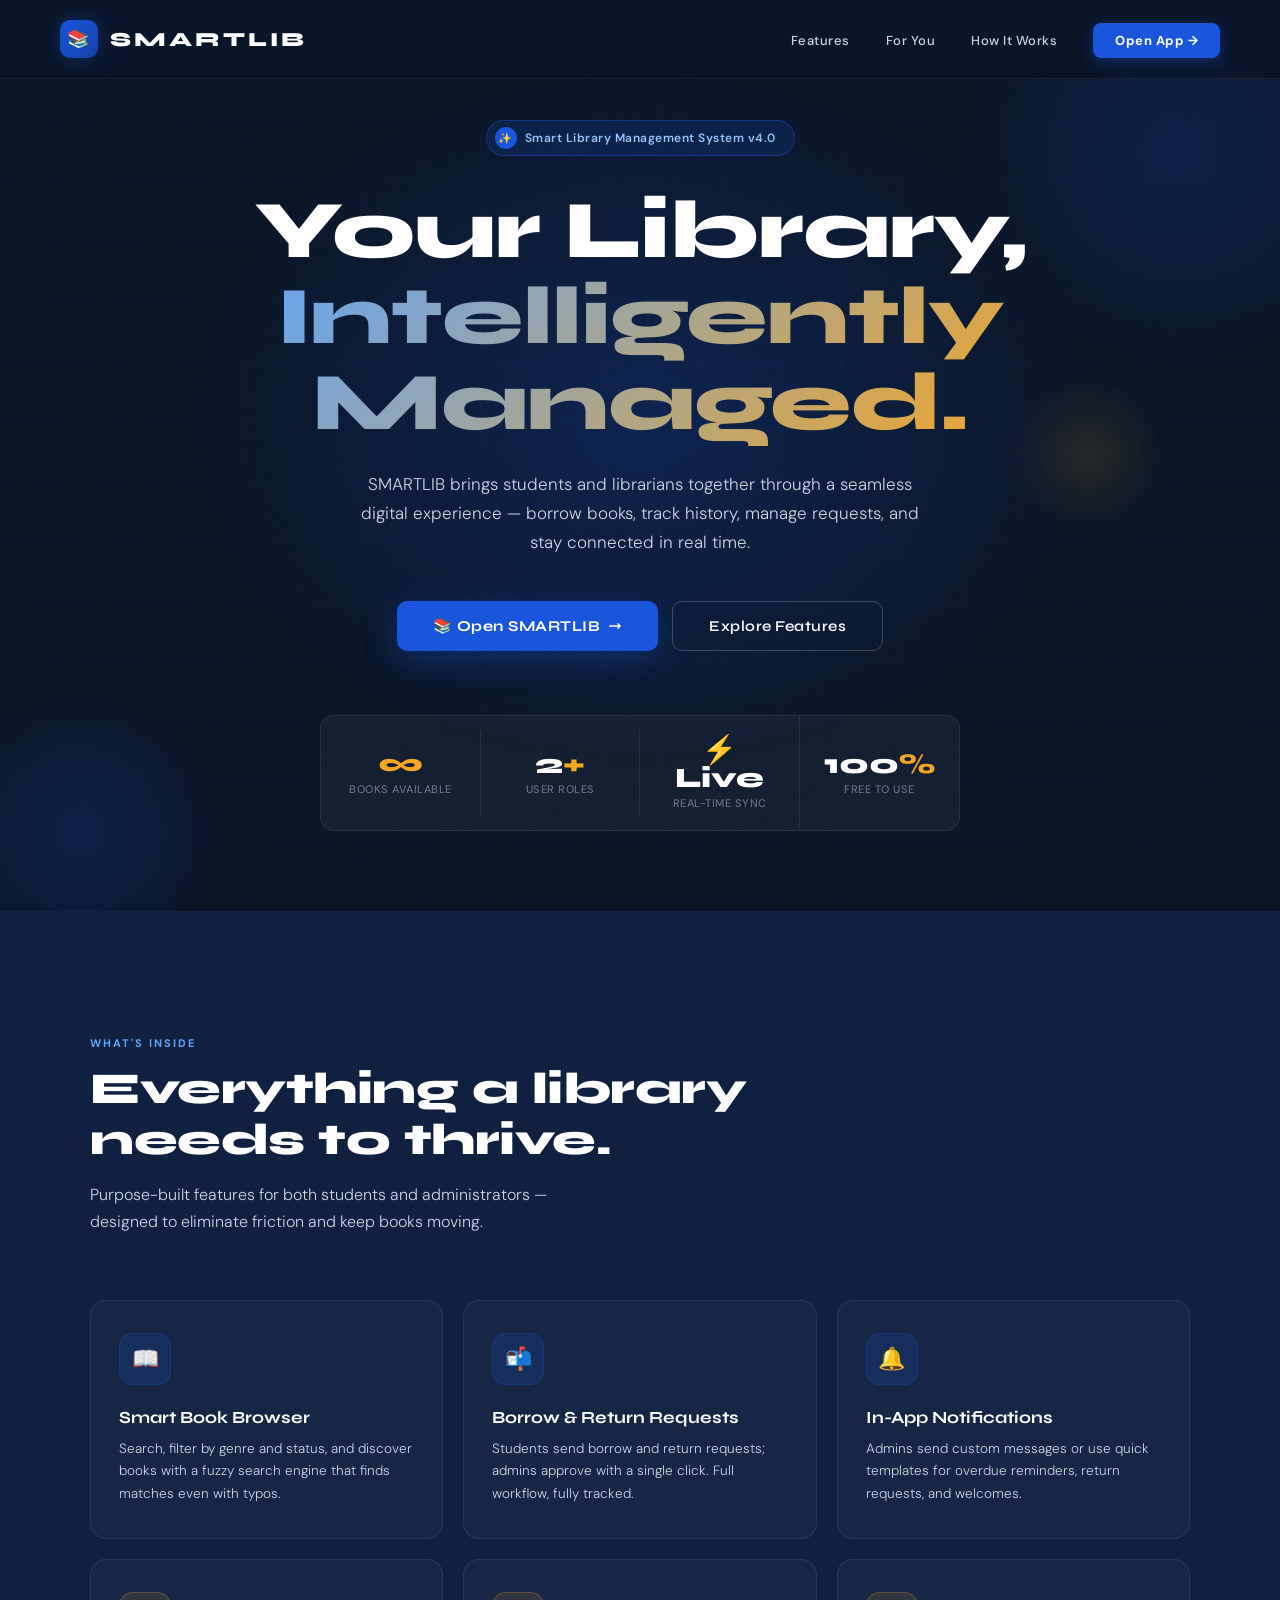
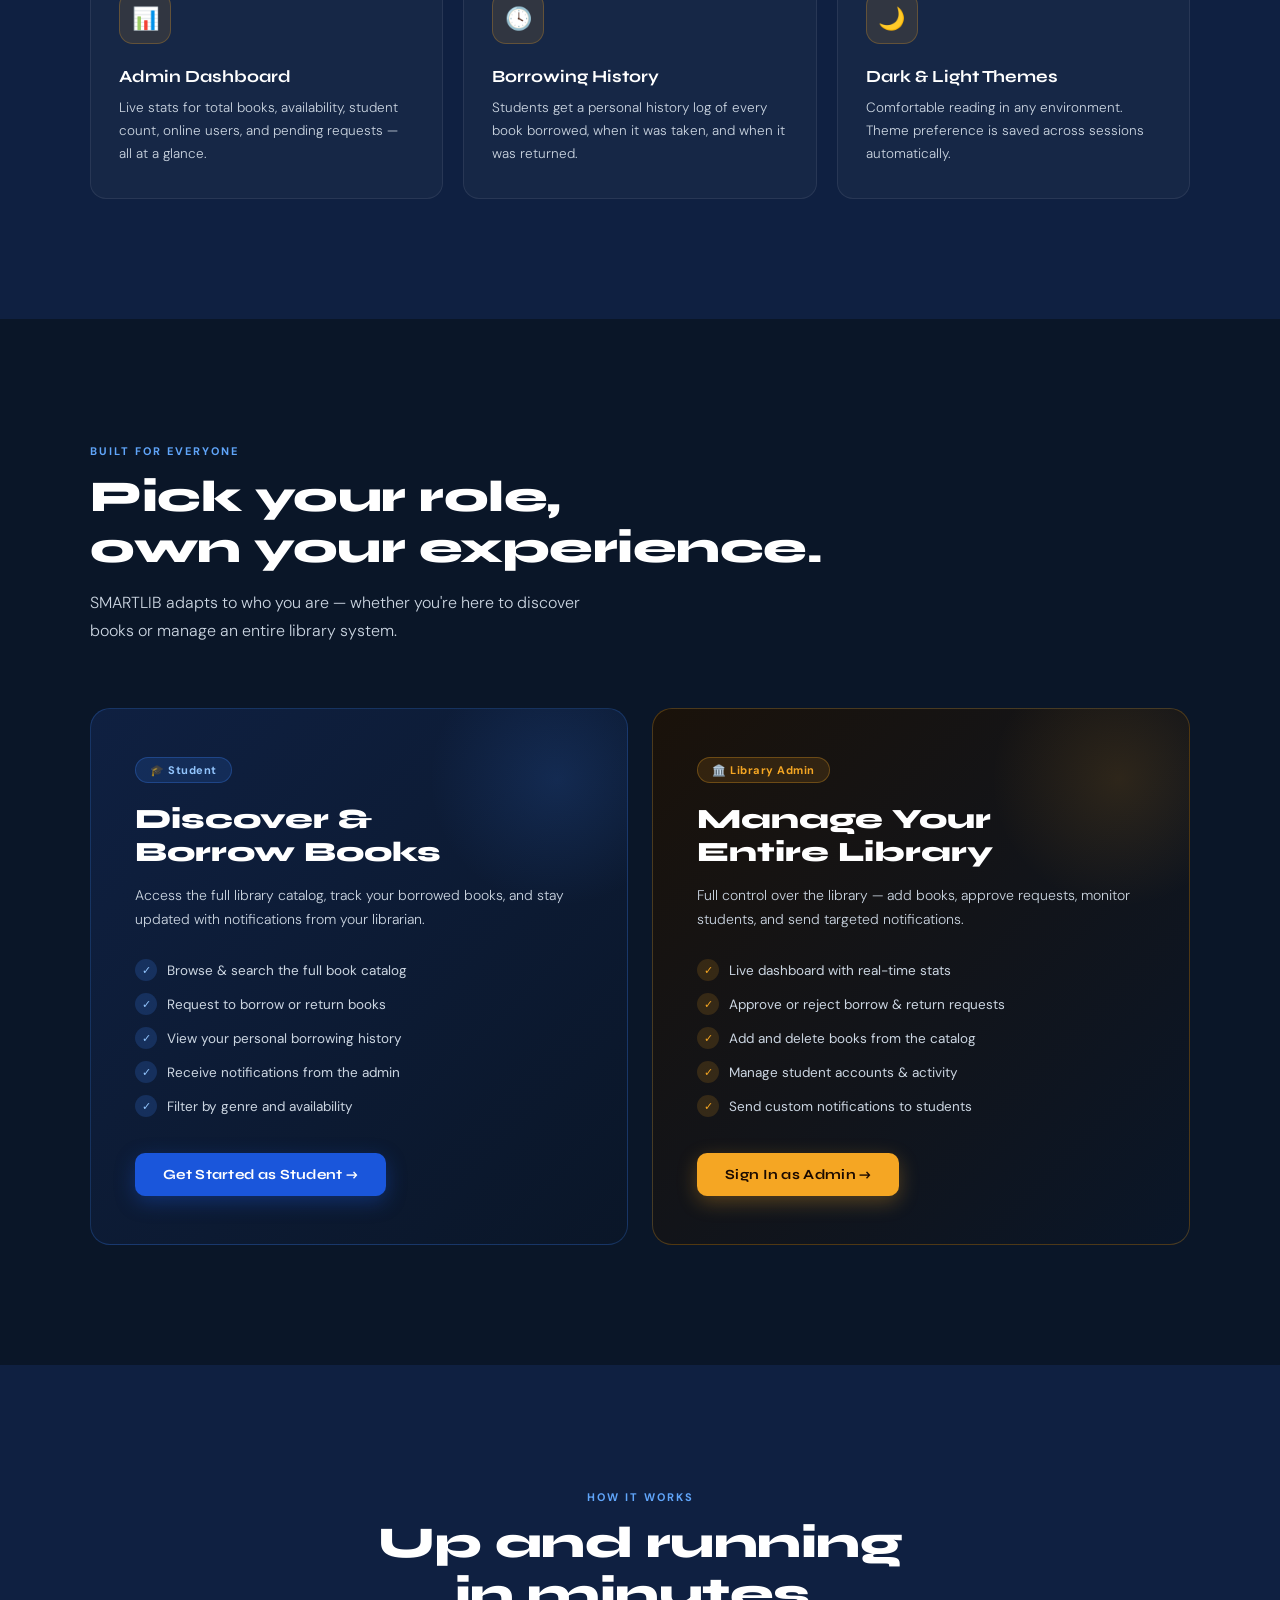
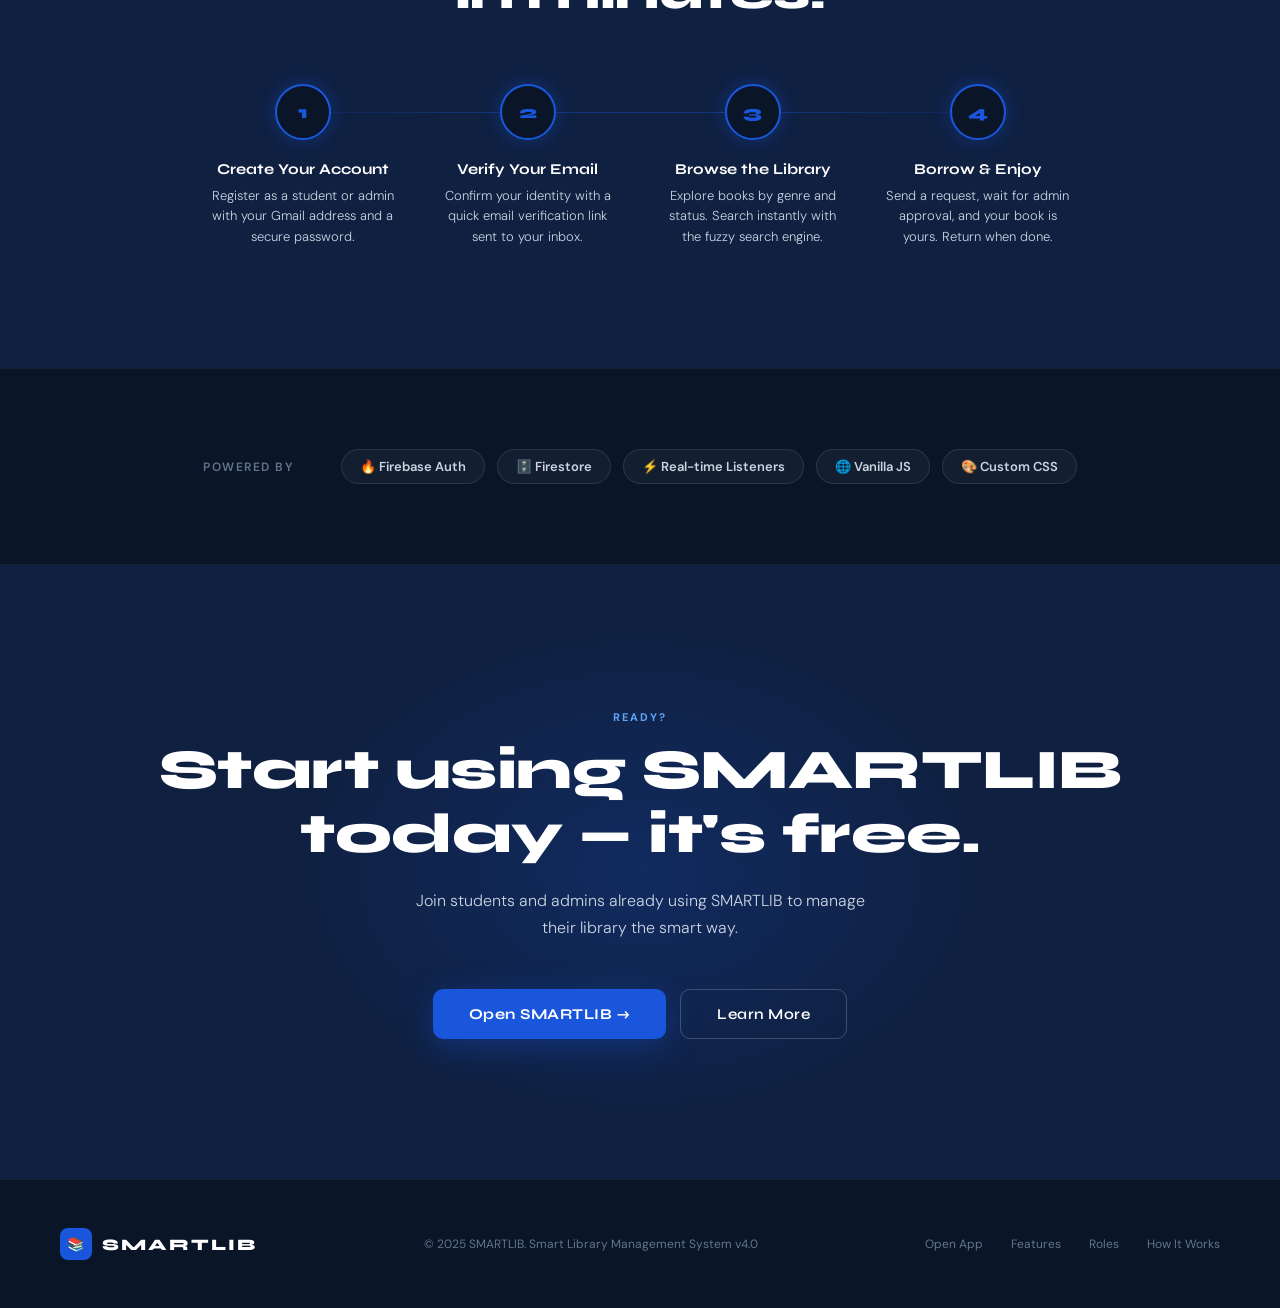
<file: index.html>
<!DOCTYPE html>
<html lang="en">
<head>
  <meta charset="UTF-8" />
  <meta name="viewport" content="width=device-width, initial-scale=1.0"/>
  <title>SMARTLIB — Smart Library Management System</title>
  <link href="https://fonts.googleapis.com/css2?family=Syne:wght@400;500;600;700;800&family=DM+Sans:ital,wght@0,300;0,400;0,500;0,600;1,300&display=swap" rel="stylesheet"/>
  <style>
    *, *::before, *::after { box-sizing: border-box; margin: 0; padding: 0; }

    :root {
      --navy: #0a1628;
      --navy-mid: #0f2041;
      --blue: #1a56db;
      --blue-bright: #3b82f6;
      --blue-glow: rgba(26,86,219,0.35);
      --gold: #f5a623;
      --gold-light: #fde68a;
      --cream: #faf8f4;
      --text-light: #cbd5e1;
      --text-dim: #64748b;
      --white: #ffffff;
      --font-display: 'Syne', sans-serif;
      --font-body: 'DM Sans', sans-serif;
    }

    html { scroll-behavior: smooth; }

    body {
      font-family: var(--font-body);
      background: var(--navy);
      color: var(--white);
      overflow-x: hidden;
      cursor: default;
    }

    body::before {
      content: '';
      position: fixed; inset: 0;
      background-image: url("data:image/svg+xml,%3Csvg viewBox='0 0 256 256' xmlns='http://www.w3.org/2000/svg'%3E%3Cfilter id='noise'%3E%3CfeTurbulence type='fractalNoise' baseFrequency='0.9' numOctaves='4' stitchTiles='stitch'/%3E%3C/filter%3E%3Crect width='100%25' height='100%25' filter='url(%23noise)' opacity='0.04'/%3E%3C/svg%3E");
      pointer-events: none; z-index: 0; opacity: 0.4;
    }

    nav {
      position: fixed; top: 0; left: 0; right: 0; z-index: 100;
      padding: 20px 60px;
      display: flex; align-items: center; justify-content: space-between;
      background: rgba(10,22,40,0.85);
      backdrop-filter: blur(16px);
      border-bottom: 1px solid rgba(255,255,255,0.06);
    }

    .nav-logo {
      display: flex; align-items: center; gap: 12px;
      font-family: var(--font-display); font-size: 20px; font-weight: 800;
      letter-spacing: 3px; color: var(--white);
      text-decoration: none;
    }
    .nav-logo-icon {
      width: 38px; height: 38px;
      background: linear-gradient(135deg, var(--blue), #1241a8);
      border-radius: 10px;
      display: flex; align-items: center; justify-content: center;
      font-size: 18px;
      box-shadow: 0 0 20px var(--blue-glow);
    }

    .nav-links {
      display: flex; align-items: center; gap: 36px;
      list-style: none;
    }
    .nav-links a {
      color: var(--text-light); font-size: 13px; font-weight: 500;
      text-decoration: none; letter-spacing: 0.5px;
      transition: color 0.2s;
    }
    .nav-links a:hover { color: var(--white); }

    .nav-cta {
      background: var(--blue); color: var(--white) !important;
      padding: 9px 22px; border-radius: 8px;
      font-weight: 700 !important; font-size: 13px !important;
      transition: background 0.2s, box-shadow 0.2s !important;
      box-shadow: 0 4px 16px var(--blue-glow);
    }
    .nav-cta:hover { background: #1241a8 !important; box-shadow: 0 6px 24px var(--blue-glow) !important; }

    .hero {
      min-height: 100vh;
      display: flex; align-items: center; justify-content: center;
      position: relative; overflow: hidden;
      padding: 120px 60px 80px;
    }

    .hero::after {
      content: '';
      position: absolute;
      width: 900px; height: 700px;
      background: radial-gradient(ellipse, rgba(26,86,219,0.22) 0%, transparent 70%);
      top: 50%; left: 50%; transform: translate(-50%, -55%);
      pointer-events: none;
    }

    .hero-grid {
      position: absolute; inset: 0;
      background-image:
        linear-gradient(rgba(26,86,219,0.06) 1px, transparent 1px),
        linear-gradient(90deg, rgba(26,86,219,0.06) 1px, transparent 1px);
      background-size: 60px 60px;
      mask-image: radial-gradient(ellipse 80% 80% at 50% 50%, black 0%, transparent 100%);
    }

    .hero-content {
      text-align: center; position: relative; z-index: 1;
      max-width: 820px;
      animation: heroReveal 0.9s cubic-bezier(.22,.68,0,1) both;
    }
    @keyframes heroReveal {
      from { opacity: 0; transform: translateY(40px); }
      to   { opacity: 1; transform: translateY(0); }
    }

    .hero-badge {
      display: inline-flex; align-items: center; gap: 8px;
      background: rgba(26,86,219,0.15); border: 1px solid rgba(26,86,219,0.4);
      border-radius: 50px; padding: 6px 18px 6px 8px;
      font-size: 12px; font-weight: 600; color: #93c5fd;
      margin-bottom: 32px; letter-spacing: 0.5px;
      animation: heroReveal 0.9s 0.1s both;
    }
    .hero-badge-dot {
      width: 22px; height: 22px; border-radius: 50%;
      background: var(--blue); display: flex; align-items: center;
      justify-content: center; font-size: 11px;
    }

    .hero-title {
      font-family: var(--font-display);
      font-size: clamp(42px, 7vw, 82px);
      font-weight: 800; line-height: 1.05;
      letter-spacing: -1px;
      margin-bottom: 24px;
      animation: heroReveal 0.9s 0.15s both;
    }
    .hero-title .line2 {
      display: block;
      background: linear-gradient(135deg, #60a5fa, var(--gold));
      -webkit-background-clip: text; -webkit-text-fill-color: transparent;
      background-clip: text;
    }

    .hero-sub {
      font-size: 17px; color: var(--text-light); line-height: 1.7;
      max-width: 560px; margin: 0 auto 44px;
      font-weight: 300;
      animation: heroReveal 0.9s 0.22s both;
    }

    .hero-actions {
      display: flex; gap: 14px; justify-content: center; flex-wrap: wrap;
      animation: heroReveal 0.9s 0.3s both;
    }

    .btn-hero-primary {
      padding: 15px 36px;
      background: var(--blue); color: var(--white);
      border: none; border-radius: 10px;
      font-family: var(--font-display); font-size: 15px; font-weight: 700;
      cursor: pointer; letter-spacing: 0.5px;
      box-shadow: 0 8px 32px var(--blue-glow);
      transition: all 0.25s;
      text-decoration: none; display: inline-flex; align-items: center; gap: 8px;
    }
    .btn-hero-primary:hover {
      background: #1241a8;
      transform: translateY(-2px);
      box-shadow: 0 12px 40px rgba(26,86,219,0.5);
    }

    .btn-hero-ghost {
      padding: 15px 36px;
      background: transparent; color: var(--white);
      border: 1.5px solid rgba(255,255,255,0.2); border-radius: 10px;
      font-family: var(--font-display); font-size: 15px; font-weight: 600;
      cursor: pointer; letter-spacing: 0.5px;
      transition: all 0.25s;
      text-decoration: none; display: inline-flex; align-items: center; gap: 8px;
    }
    .btn-hero-ghost:hover {
      border-color: rgba(255,255,255,0.5);
      background: rgba(255,255,255,0.05);
      transform: translateY(-2px);
    }

    .hero-orbs {
      position: absolute; inset: 0; pointer-events: none; overflow: hidden;
    }
    .orb {
      position: absolute; border-radius: 50%;
      background: radial-gradient(circle, rgba(26,86,219,0.18), transparent 60%);
      animation: float 8s ease-in-out infinite;
    }
    .orb1 { width: 500px; height: 500px; top: -100px; right: -150px; animation-delay: 0s; }
    .orb2 { width: 320px; height: 320px; bottom: -80px; left: -80px; animation-delay: -3s; }
    .orb3 { width: 180px; height: 180px; top: 40%; right: 8%; animation-delay: -5s;
      background: radial-gradient(circle, rgba(245,166,35,0.12), transparent 60%); }
    @keyframes float {
      0%, 100% { transform: translateY(0) scale(1); }
      50%       { transform: translateY(-20px) scale(1.02); }
    }

    .stats-strip {
      display: flex; align-items: center; justify-content: center; gap: 0;
      max-width: 640px; margin: 64px auto 0;
      background: rgba(255,255,255,0.04); border: 1px solid rgba(255,255,255,0.08);
      border-radius: 14px; overflow: hidden;
      animation: heroReveal 0.9s 0.38s both;
    }
    .stat-item {
      flex: 1; padding: 20px 24px; text-align: center;
      border-right: 1px solid rgba(255,255,255,0.08);
    }
    .stat-item:last-child { border-right: none; }
    .stat-num {
      font-family: var(--font-display); font-size: 28px; font-weight: 800;
      color: var(--white); line-height: 1;
    }
    .stat-num span { color: var(--gold); }
    .stat-desc { font-size: 11px; color: var(--text-dim); margin-top: 4px; font-weight: 500; letter-spacing: 0.5px; text-transform: uppercase; }

    section { position: relative; z-index: 1; }

    .section-label {
      display: inline-block;
      font-size: 11px; font-weight: 700; letter-spacing: 2px; text-transform: uppercase;
      color: #60a5fa; margin-bottom: 14px;
    }
    .section-title {
      font-family: var(--font-display);
      font-size: clamp(28px, 4vw, 44px); font-weight: 800;
      line-height: 1.15; letter-spacing: -0.5px;
      margin-bottom: 16px;
    }
    .section-sub {
      font-size: 16px; color: var(--text-light);
      font-weight: 300; line-height: 1.7;
      max-width: 500px;
    }

    .features-section {
      padding: 120px 60px;
      background: var(--navy-mid);
    }

    .features-header { margin-bottom: 64px; }

    .features-grid {
      display: grid;
      grid-template-columns: repeat(3, 1fr);
      gap: 20px;
      max-width: 1100px; margin: 0 auto;
    }

    .feature-card {
      background: rgba(255,255,255,0.03);
      border: 1px solid rgba(255,255,255,0.08);
      border-radius: 16px; padding: 32px 28px;
      transition: all 0.3s;
      position: relative; overflow: hidden;
    }
    .feature-card::before {
      content: '';
      position: absolute; top: 0; left: 0; right: 0; height: 2px;
      background: linear-gradient(90deg, transparent, var(--blue), transparent);
      opacity: 0; transition: opacity 0.3s;
    }
    .feature-card:hover { transform: translateY(-4px); border-color: rgba(26,86,219,0.3); background: rgba(26,86,219,0.06); }
    .feature-card:hover::before { opacity: 1; }

    .feature-card.card-gold:hover { border-color: rgba(245,166,35,0.3); background: rgba(245,166,35,0.04); }
    .feature-card.card-gold::before { background: linear-gradient(90deg, transparent, var(--gold), transparent); }

    .feature-icon {
      width: 52px; height: 52px; border-radius: 14px;
      background: rgba(26,86,219,0.15); border: 1px solid rgba(26,86,219,0.25);
      display: flex; align-items: center; justify-content: center;
      font-size: 22px; margin-bottom: 22px;
    }
    .feature-icon.gold-icon { background: rgba(245,166,35,0.12); border-color: rgba(245,166,35,0.25); }

    .feature-title {
      font-family: var(--font-display); font-size: 17px; font-weight: 700;
      color: var(--white); margin-bottom: 10px;
    }
    .feature-desc {
      font-size: 13.5px; color: var(--text-light); line-height: 1.7; font-weight: 300;
    }

    .roles-section {
      padding: 120px 60px;
      background: var(--navy);
    }

    .roles-layout {
      display: grid; grid-template-columns: 1fr 1fr;
      gap: 24px; max-width: 1100px; margin: 64px auto 0;
    }

    .role-panel {
      border-radius: 20px; padding: 48px 44px;
      position: relative; overflow: hidden;
    }
    .role-panel.student-panel {
      background: linear-gradient(135deg, #0f2041 0%, #0a1628 100%);
      border: 1.5px solid rgba(59,130,246,0.25);
    }
    .role-panel.admin-panel {
      background: linear-gradient(135deg, #1a120a 0%, #0a1628 100%);
      border: 1.5px solid rgba(245,166,35,0.25);
    }

    .role-panel-glow {
      position: absolute; width: 300px; height: 300px; border-radius: 50%;
      top: -80px; right: -80px; pointer-events: none;
    }
    .student-panel .role-panel-glow { background: radial-gradient(circle, rgba(59,130,246,0.15), transparent 60%); }
    .admin-panel .role-panel-glow { background: radial-gradient(circle, rgba(245,166,35,0.12), transparent 60%); }

    .role-badge {
      display: inline-flex; align-items: center; gap: 6px;
      padding: 5px 14px; border-radius: 50px;
      font-size: 11px; font-weight: 700; letter-spacing: 0.5px;
      margin-bottom: 20px;
    }
    .student-badge { background: rgba(59,130,246,0.15); border: 1px solid rgba(59,130,246,0.3); color: #93c5fd; }
    .admin-badge   { background: rgba(245,166,35,0.12);  border: 1px solid rgba(245,166,35,0.3);  color: var(--gold); }

    .role-panel-title {
      font-family: var(--font-display); font-size: 28px; font-weight: 800;
      margin-bottom: 14px; line-height: 1.2;
    }
    .role-panel-desc {
      font-size: 14px; color: var(--text-light); line-height: 1.7;
      font-weight: 300; margin-bottom: 28px;
    }

    .role-perks { list-style: none; display: flex; flex-direction: column; gap: 12px; margin-bottom: 36px; }
    .role-perks li {
      display: flex; align-items: center; gap: 10px;
      font-size: 13.5px; color: var(--text-light);
    }
    .perk-check {
      width: 22px; height: 22px; border-radius: 50%;
      display: flex; align-items: center; justify-content: center;
      font-size: 11px; flex-shrink: 0;
    }
    .student-panel .perk-check { background: rgba(59,130,246,0.2); color: #93c5fd; }
    .admin-panel   .perk-check { background: rgba(245,166,35,0.15); color: var(--gold); }

    .btn-role {
      padding: 13px 28px; border-radius: 10px;
      font-family: var(--font-display); font-size: 14px; font-weight: 700;
      cursor: pointer; text-decoration: none;
      display: inline-flex; align-items: center; gap: 8px;
      transition: all 0.25s; letter-spacing: 0.3px;
      border: none;
    }
    .btn-student {
      background: var(--blue); color: var(--white);
      box-shadow: 0 6px 20px rgba(26,86,219,0.35);
    }
    .btn-student:hover { background: #1241a8; transform: translateY(-2px); box-shadow: 0 10px 30px rgba(26,86,219,0.5); }
    .btn-admin {
      background: var(--gold); color: #1a0a00;
      box-shadow: 0 6px 20px rgba(245,166,35,0.3);
    }
    .btn-admin:hover { background: #d4911f; transform: translateY(-2px); box-shadow: 0 10px 30px rgba(245,166,35,0.4); }

    .how-section {
      padding: 120px 60px;
      background: var(--navy-mid);
    }

    .steps-row {
      display: flex; gap: 0; max-width: 900px; margin: 64px auto 0;
      position: relative;
    }
    .steps-row::before {
      content: '';
      position: absolute; top: 28px; left: 60px; right: 60px; height: 1px;
      background: linear-gradient(90deg, transparent, rgba(26,86,219,0.4), rgba(26,86,219,0.4), transparent);
    }

    .step-item { flex: 1; text-align: center; padding: 0 20px; }
    .step-num {
      width: 56px; height: 56px; border-radius: 50%;
      background: var(--navy); border: 2px solid var(--blue);
      display: flex; align-items: center; justify-content: center;
      font-family: var(--font-display); font-size: 18px; font-weight: 800;
      color: var(--blue); margin: 0 auto 20px;
      position: relative; z-index: 1;
      box-shadow: 0 0 20px var(--blue-glow);
    }
    .step-title { font-family: var(--font-display); font-size: 15px; font-weight: 700; margin-bottom: 8px; }
    .step-desc { font-size: 13px; color: var(--text-light); line-height: 1.6; font-weight: 300; }

    .tech-section {
      padding: 80px 60px;
      background: var(--navy);
      border-top: 1px solid rgba(255,255,255,0.05);
      border-bottom: 1px solid rgba(255,255,255,0.05);
    }
    .tech-inner {
      max-width: 900px; margin: 0 auto;
      display: flex; align-items: center; gap: 48px; flex-wrap: wrap;
      justify-content: center;
    }
    .tech-label { font-size: 12px; color: var(--text-dim); letter-spacing: 1.5px; text-transform: uppercase; font-weight: 600; }
    .tech-pills { display: flex; gap: 12px; flex-wrap: wrap; }
    .tech-pill {
      padding: 8px 18px; border-radius: 50px;
      background: rgba(255,255,255,0.04); border: 1px solid rgba(255,255,255,0.1);
      font-size: 13px; font-weight: 600; color: var(--text-light);
      display: flex; align-items: center; gap: 6px;
    }

    .cta-section {
      padding: 140px 60px;
      background: var(--navy-mid);
      text-align: center; overflow: hidden;
      position: relative;
    }
    .cta-glow {
      position: absolute; width: 700px; height: 500px; border-radius: 50%;
      background: radial-gradient(ellipse, rgba(26,86,219,0.2), transparent 70%);
      top: 50%; left: 50%; transform: translate(-50%, -50%);
      pointer-events: none;
    }
    .cta-section .section-title { font-size: clamp(32px, 5vw, 56px); margin-bottom: 20px; }
    .cta-section .section-sub { margin: 0 auto 48px; max-width: 480px; }
    .cta-section .hero-actions { position: relative; z-index: 1; }

    footer {
      background: var(--navy); padding: 48px 60px;
      border-top: 1px solid rgba(255,255,255,0.06);
      display: flex; align-items: center; justify-content: space-between; flex-wrap: wrap; gap: 20px;
    }
    .footer-logo {
      display: flex; align-items: center; gap: 10px;
      font-family: var(--font-display); font-size: 16px; font-weight: 800;
      letter-spacing: 2px; color: var(--white); text-decoration: none;
    }
    .footer-logo-icon {
      width: 32px; height: 32px; background: var(--blue);
      border-radius: 8px; display: flex; align-items: center; justify-content: center;
      font-size: 14px;
    }
    .footer-copy { font-size: 12px; color: var(--text-dim); }
    .footer-links { display: flex; gap: 28px; }
    .footer-links a { font-size: 12px; color: var(--text-dim); text-decoration: none; transition: color 0.2s; }
    .footer-links a:hover { color: var(--white); }

    .reveal {
      opacity: 0; transform: translateY(30px);
      transition: opacity 0.6s ease, transform 0.6s ease;
    }
    .reveal.visible { opacity: 1; transform: translateY(0); }
    .reveal-delay-1 { transition-delay: 0.1s; }
    .reveal-delay-2 { transition-delay: 0.2s; }
    .reveal-delay-3 { transition-delay: 0.3s; }
    .reveal-delay-4 { transition-delay: 0.4s; }
    .reveal-delay-5 { transition-delay: 0.5s; }

    @media (max-width: 900px) {
      nav { padding: 16px 24px; }
      .nav-links { display: none; }
      .hero, .features-section, .roles-section, .how-section, .cta-section, .tech-section { padding-left: 24px; padding-right: 24px; }
      .features-grid { grid-template-columns: 1fr 1fr; }
      .roles-layout { grid-template-columns: 1fr; }
      .steps-row { flex-direction: column; gap: 32px; }
      .steps-row::before { display: none; }
      footer { flex-direction: column; padding: 32px 24px; text-align: center; }
      .footer-links { justify-content: center; }
    }
    @media (max-width: 560px) {
      .features-grid { grid-template-columns: 1fr; }
      .stats-strip { flex-direction: column; }
      .stat-item { border-right: none; border-bottom: 1px solid rgba(255,255,255,0.08); }
      .stat-item:last-child { border-bottom: none; }
    }
  </style>
</head>
<body>

<nav>
  <a href="#" class="nav-logo">
    <div class="nav-logo-icon">📚</div>
    SMARTLIB
  </a>
  <ul class="nav-links">
    <li><a href="#features">Features</a></li>
    <li><a href="#roles">For You</a></li>
    <li><a href="#how">How It Works</a></li>
    <li><a href="app.html" class="nav-cta">Open App →</a></li>
  </ul>
</nav>

<section class="hero">
  <div class="hero-orbs">
    <div class="orb orb1"></div>
    <div class="orb orb2"></div>
    <div class="orb orb3"></div>
  </div>
  <div class="hero-grid"></div>

  <div class="hero-content">
    <div class="hero-badge">
      <span class="hero-badge-dot">✨</span>
      Smart Library Management System v4.0
    </div>

    <h1 class="hero-title">
      Your Library,<br>
      <span class="line2">Intelligently Managed.</span>
    </h1>

    <p class="hero-sub">
      SMARTLIB brings students and librarians together through a seamless digital experience — borrow books, track history, manage requests, and stay connected in real time.
    </p>

    <div class="hero-actions">
      <a href="app.html" class="btn-hero-primary">
        📚 Open SMARTLIB
        <svg width="14" height="14" fill="none" viewBox="0 0 24 24" stroke="currentColor" stroke-width="2.5"><path stroke-linecap="round" stroke-linejoin="round" d="M17 8l4 4m0 0l-4 4m4-4H3"/></svg>
      </a>
      <a href="#features" class="btn-hero-ghost">
        Explore Features
      </a>
    </div>

    <div class="stats-strip">
      <div class="stat-item">
        <div class="stat-num"><span>∞</span></div>
        <div class="stat-desc">Books Available</div>
      </div>
      <div class="stat-item">
        <div class="stat-num">2<span>+</span></div>
        <div class="stat-desc">User Roles</div>
      </div>
      <div class="stat-item">
        <div class="stat-num"><span>⚡</span> Live</div>
        <div class="stat-desc">Real-Time Sync</div>
      </div>
      <div class="stat-item">
        <div class="stat-num">100<span>%</span></div>
        <div class="stat-desc">Free to Use</div>
      </div>
    </div>
  </div>
</section>

<section class="features-section" id="features">
  <div style="max-width:1100px; margin:0 auto;">
    <div class="features-header reveal">
      <div class="section-label">What's Inside</div>
      <h2 class="section-title">Everything a library<br>needs to thrive.</h2>
      <p class="section-sub">Purpose-built features for both students and administrators — designed to eliminate friction and keep books moving.</p>
    </div>

    <div class="features-grid">
      <div class="feature-card reveal reveal-delay-1">
        <div class="feature-icon">📖</div>
        <div class="feature-title">Smart Book Browser</div>
        <p class="feature-desc">Search, filter by genre and status, and discover books with a fuzzy search engine that finds matches even with typos.</p>
      </div>
      <div class="feature-card reveal reveal-delay-2">
        <div class="feature-icon">📬</div>
        <div class="feature-title">Borrow & Return Requests</div>
        <p class="feature-desc">Students send borrow and return requests; admins approve with a single click. Full workflow, fully tracked.</p>
      </div>
      <div class="feature-card reveal reveal-delay-3">
        <div class="feature-icon">🔔</div>
        <div class="feature-title">In-App Notifications</div>
        <p class="feature-desc">Admins send custom messages or use quick templates for overdue reminders, return requests, and welcomes.</p>
      </div>
      <div class="feature-card card-gold reveal reveal-delay-1">
        <div class="feature-icon gold-icon">📊</div>
        <div class="feature-title">Admin Dashboard</div>
        <p class="feature-desc">Live stats for total books, availability, student count, online users, and pending requests — all at a glance.</p>
      </div>
      <div class="feature-card card-gold reveal reveal-delay-2">
        <div class="feature-icon gold-icon">🕓</div>
        <div class="feature-title">Borrowing History</div>
        <p class="feature-desc">Students get a personal history log of every book borrowed, when it was taken, and when it was returned.</p>
      </div>
      <div class="feature-card card-gold reveal reveal-delay-3">
        <div class="feature-icon gold-icon">🌙</div>
        <div class="feature-title">Dark & Light Themes</div>
        <p class="feature-desc">Comfortable reading in any environment. Theme preference is saved across sessions automatically.</p>
      </div>
    </div>
  </div>
</section>

<section class="roles-section" id="roles">
  <div style="max-width:1100px; margin:0 auto;">
    <div class="reveal">
      <div class="section-label">Built For Everyone</div>
      <h2 class="section-title">Pick your role,<br>own your experience.</h2>
      <p class="section-sub">SMARTLIB adapts to who you are — whether you're here to discover books or manage an entire library system.</p>
    </div>

    <div class="roles-layout">
      <div class="role-panel student-panel reveal reveal-delay-1">
        <div class="role-panel-glow"></div>
        <div class="role-badge student-badge">🎓 Student</div>
        <h3 class="role-panel-title">Discover &amp;<br>Borrow Books</h3>
        <p class="role-panel-desc">Access the full library catalog, track your borrowed books, and stay updated with notifications from your librarian.</p>
        <ul class="role-perks">
          <li><span class="perk-check">✓</span>Browse &amp; search the full book catalog</li>
          <li><span class="perk-check">✓</span>Request to borrow or return books</li>
          <li><span class="perk-check">✓</span>View your personal borrowing history</li>
          <li><span class="perk-check">✓</span>Receive notifications from the admin</li>
          <li><span class="perk-check">✓</span>Filter by genre and availability</li>
        </ul>
        <a href="app.html" class="btn-role btn-student">Get Started as Student →</a>
      </div>

      <div class="role-panel admin-panel reveal reveal-delay-2">
        <div class="role-panel-glow"></div>
        <div class="role-badge admin-badge">🏛️ Library Admin</div>
        <h3 class="role-panel-title">Manage Your<br>Entire Library</h3>
        <p class="role-panel-desc">Full control over the library — add books, approve requests, monitor students, and send targeted notifications.</p>
        <ul class="role-perks">
          <li><span class="perk-check">✓</span>Live dashboard with real-time stats</li>
          <li><span class="perk-check">✓</span>Approve or reject borrow &amp; return requests</li>
          <li><span class="perk-check">✓</span>Add and delete books from the catalog</li>
          <li><span class="perk-check">✓</span>Manage student accounts &amp; activity</li>
          <li><span class="perk-check">✓</span>Send custom notifications to students</li>
        </ul>
        <a href="app.html" class="btn-role btn-admin">Sign In as Admin →</a>
      </div>
    </div>
  </div>
</section>

<section class="how-section" id="how">
  <div style="max-width:1100px; margin:0 auto; text-align:center;">
    <div class="reveal">
      <div class="section-label">How It Works</div>
      <h2 class="section-title">Up and running<br>in minutes.</h2>
    </div>

    <div class="steps-row">
      <div class="step-item reveal reveal-delay-1">
        <div class="step-num">1</div>
        <div class="step-title">Create Your Account</div>
        <p class="step-desc">Register as a student or admin with your Gmail address and a secure password.</p>
      </div>
      <div class="step-item reveal reveal-delay-2">
        <div class="step-num">2</div>
        <div class="step-title">Verify Your Email</div>
        <p class="step-desc">Confirm your identity with a quick email verification link sent to your inbox.</p>
      </div>
      <div class="step-item reveal reveal-delay-3">
        <div class="step-num">3</div>
        <div class="step-title">Browse the Library</div>
        <p class="step-desc">Explore books by genre and status. Search instantly with the fuzzy search engine.</p>
      </div>
      <div class="step-item reveal reveal-delay-4">
        <div class="step-num">4</div>
        <div class="step-title">Borrow &amp; Enjoy</div>
        <p class="step-desc">Send a request, wait for admin approval, and your book is yours. Return when done.</p>
      </div>
    </div>
  </div>
</section>

<div class="tech-section">
  <div class="tech-inner reveal">
    <span class="tech-label">Powered by</span>
    <div class="tech-pills">
      <span class="tech-pill">🔥 Firebase Auth</span>
      <span class="tech-pill">🗄️ Firestore</span>
      <span class="tech-pill">⚡ Real-time Listeners</span>
      <span class="tech-pill">🌐 Vanilla JS</span>
      <span class="tech-pill">🎨 Custom CSS</span>
    </div>
  </div>
</div>

<section class="cta-section">
  <div class="cta-glow"></div>
  <div class="reveal">
    <div class="section-label">Ready?</div>
    <h2 class="section-title">Start using SMARTLIB<br>today — it's free.</h2>
    <p class="section-sub">Join students and admins already using SMARTLIB to manage their library the smart way.</p>
    <div class="hero-actions">
      <a href="app.html" class="btn-hero-primary">Open SMARTLIB →</a>
      <a href="#features" class="btn-hero-ghost">Learn More</a>
    </div>
  </div>
</section>

<footer>
  <a href="#" class="footer-logo">
    <div class="footer-logo-icon">📚</div>
    SMARTLIB
  </a>
  <span class="footer-copy">© 2025 SMARTLIB. Smart Library Management System v4.0</span>
  <div class="footer-links">
    <a href="app.html">Open App</a>
    <a href="#features">Features</a>
    <a href="#roles">Roles</a>
    <a href="#how">How It Works</a>
  </div>
</footer>

<script>
  const revealEls = document.querySelectorAll('.reveal');
  const observer = new IntersectionObserver((entries) => {
    entries.forEach(e => { if (e.isIntersecting) e.target.classList.add('visible'); });
  }, { threshold: 0.12 });
  revealEls.forEach(el => observer.observe(el));

  const sections = document.querySelectorAll('section[id]');
  const navLinks = document.querySelectorAll('.nav-links a');
  window.addEventListener('scroll', () => {
    let current = '';
    sections.forEach(sec => {
      if (window.scrollY >= sec.offsetTop - 120) current = sec.id;
    });
    navLinks.forEach(a => {
      a.style.color = a.getAttribute('href') === '#' + current ? '#fff' : '';
    });
  });
</script>
</body>
</html>
</file>
